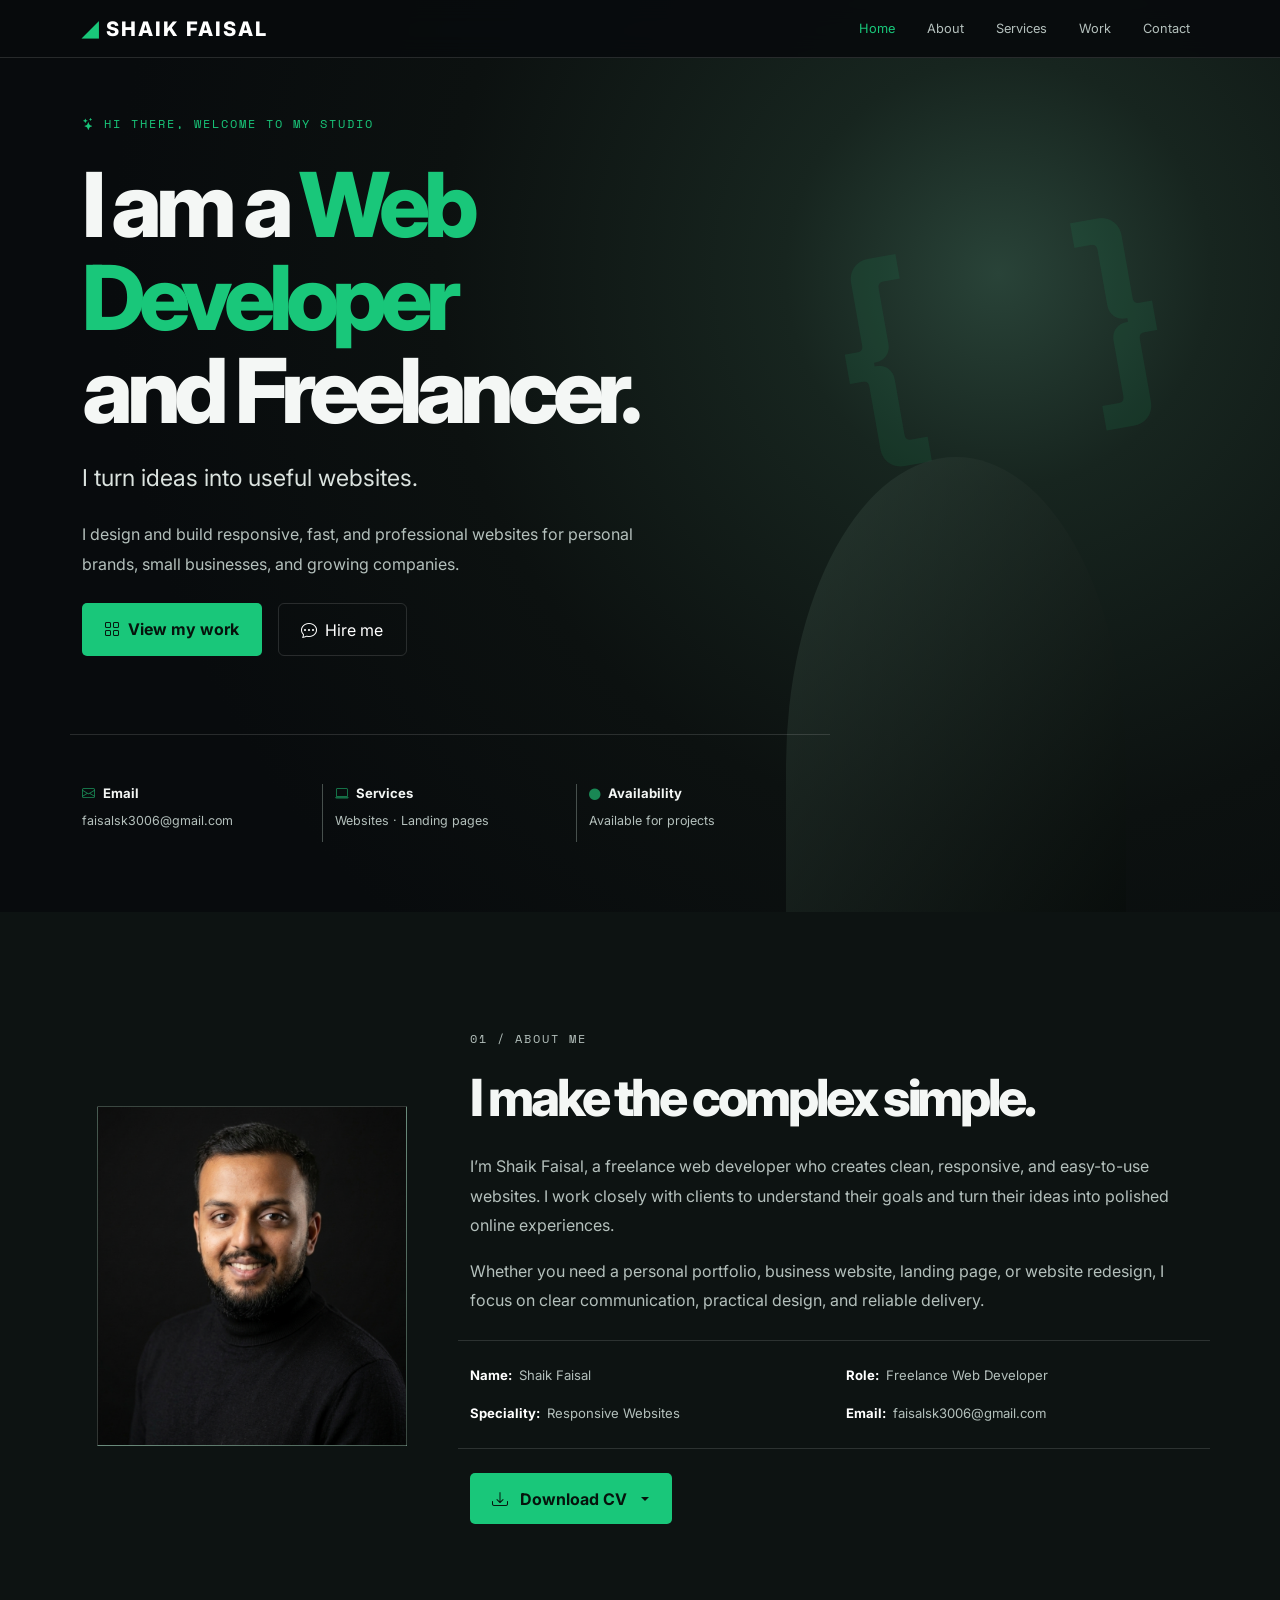
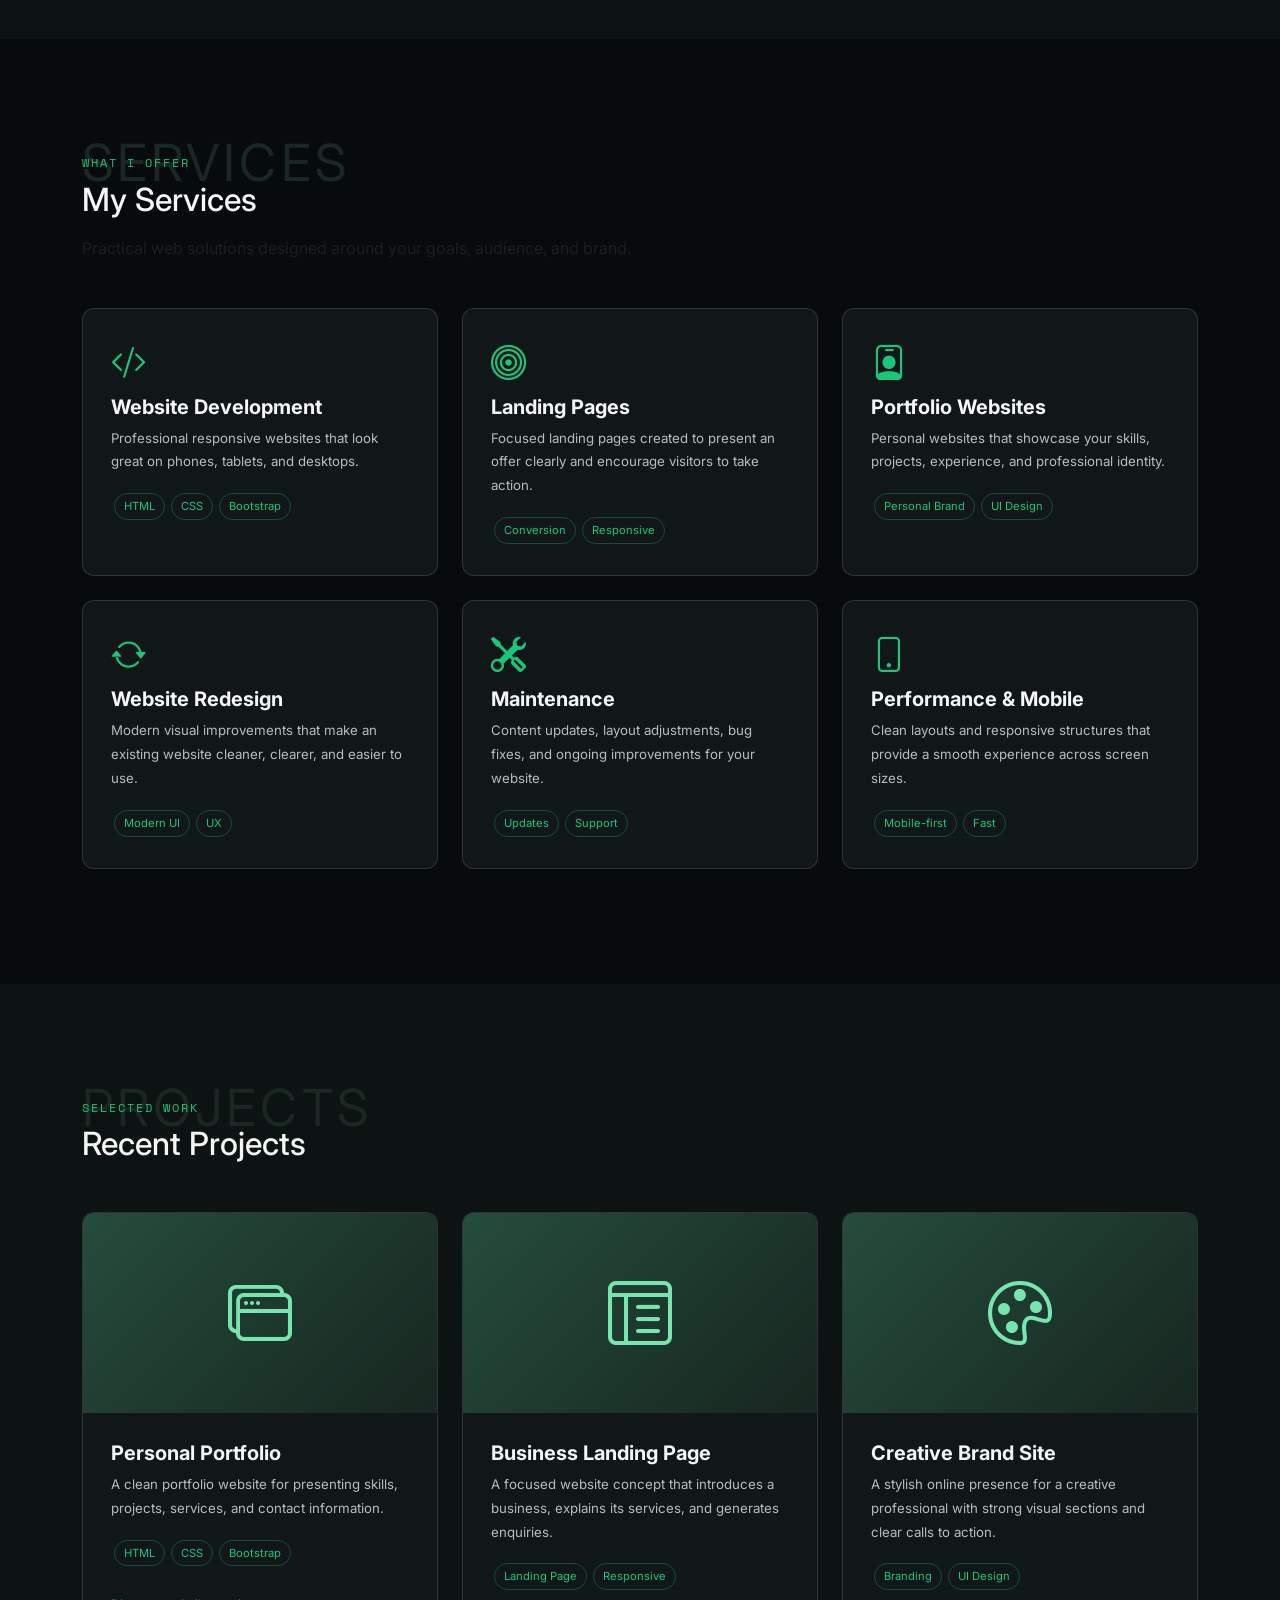
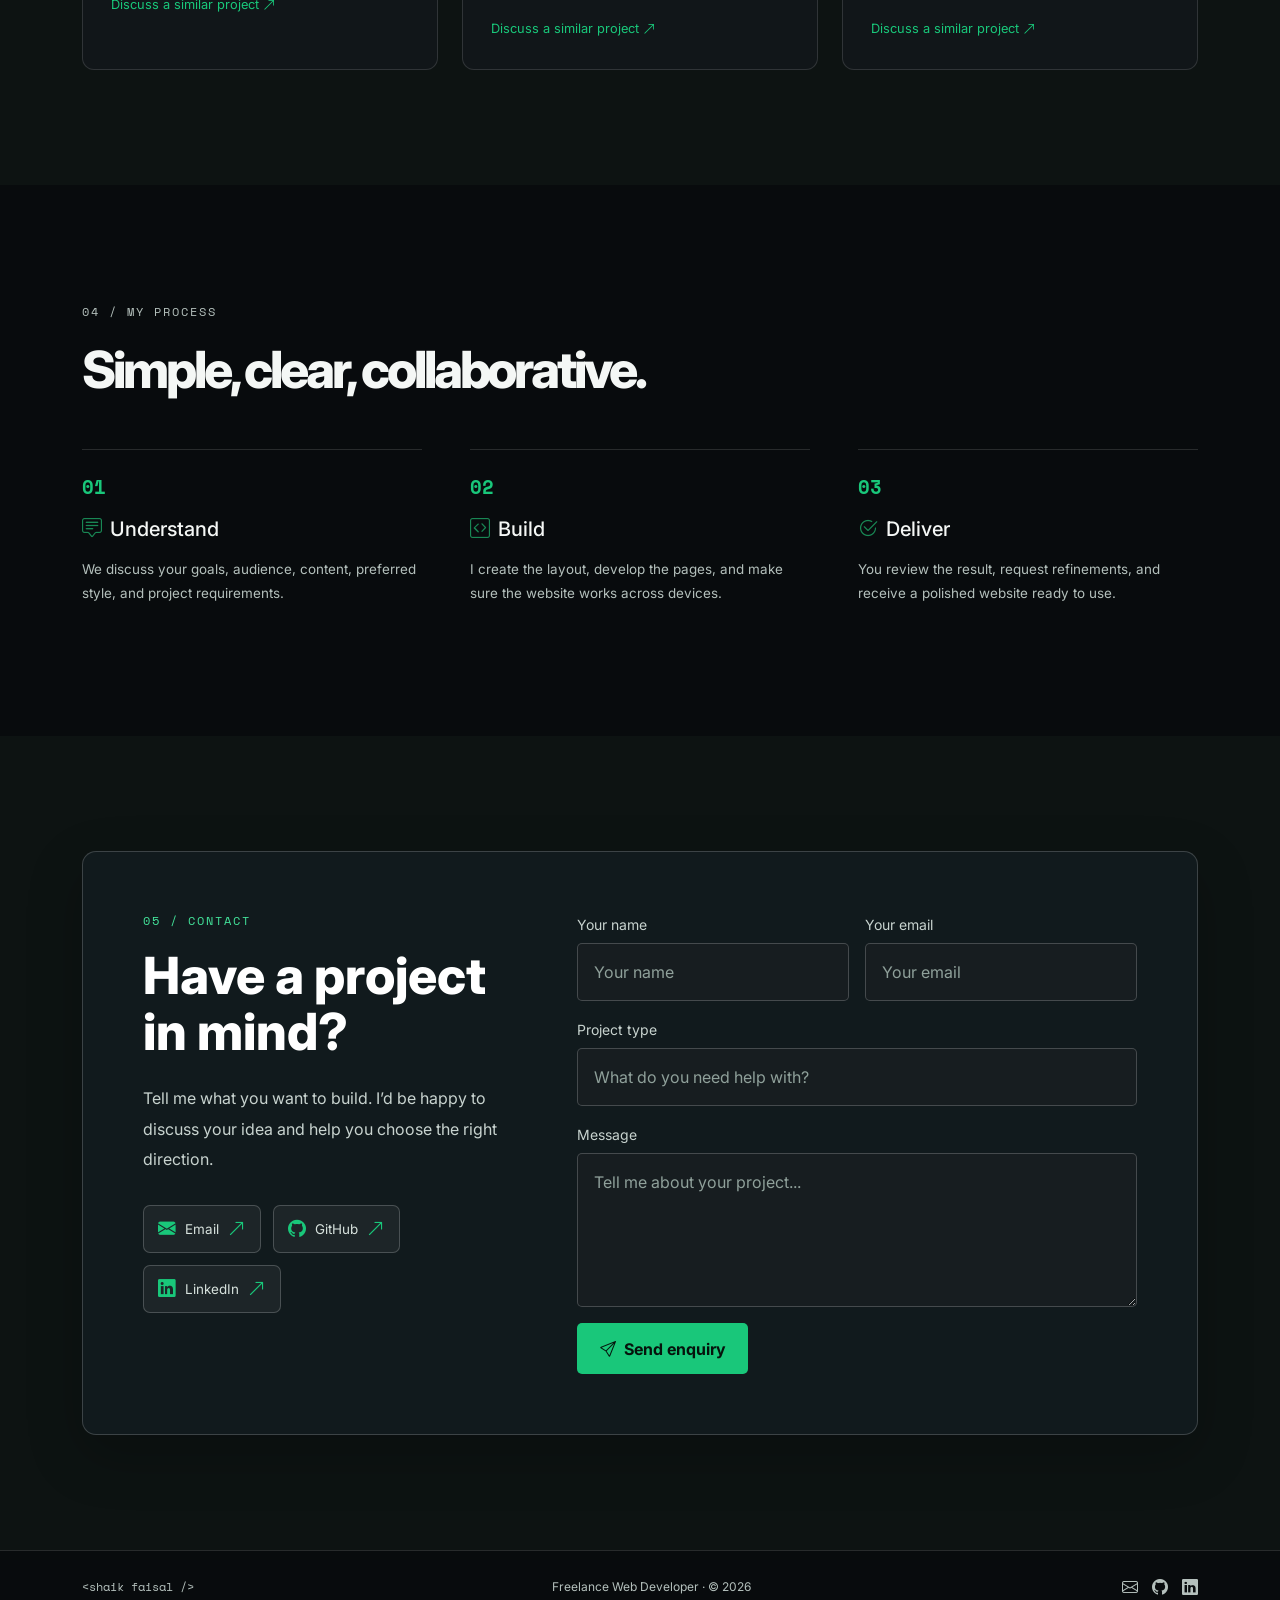
<file: index.html>
<!doctype html>
<html lang="en">
  <head>
    <meta charset="utf-8" />
    <meta name="viewport" content="width=device-width, initial-scale=1" />
    <meta
      name="description"
      content="Shaik Faisal — freelance web developer portfolio."
    />
    <title>Shaik Faisal | Freelance Web Developer</title>
    <link
    rel="icon"
    type="image/svg+xml"
    href="data:image/svg+xml,%3Csvg xmlns='http://www.w3.org/2000/svg' viewBox='0 0 100 100'%3E%3Cpolygon points='100,0 100,100 0,100' fill='%231dcc85'/%3E%3C/svg%3E"
  >
    <link
      href="https://cdn.jsdelivr.net/npm/bootstrap@5.3.3/dist/css/bootstrap.min.css"
      rel="stylesheet"
    />
    <link
      href="https://cdn.jsdelivr.net/npm/bootstrap-icons@1.11.3/font/bootstrap-icons.min.css"
      rel="stylesheet"
    />
    <link rel="preconnect" href="https://fonts.googleapis.com" />
    <link rel="preconnect" href="https://fonts.gstatic.com" crossorigin />
    <link
      href="https://fonts.googleapis.com/css2?family=Inter:wght@400;500;600;700;800&family=Space+Mono:wght@400;700&display=swap"
      rel="stylesheet"
    />
    <link rel="stylesheet" href="./assets/style.css" />
  </head>
  <body>
    <nav class="navbar navbar-expand-lg fixed-top">
      <div class="container">
        <a class="navbar-brand" href="#home"
          ><span class="brand-mark">◢</span> SHAIK FAISAL</a
        ><button
          class="navbar-toggler"
          type="button"
          data-bs-toggle="collapse"
          data-bs-target="#nav"
        >
          <span class="navbar-toggler-icon"></span>
        </button>
        <div class="collapse navbar-collapse" id="nav">
          <ul class="navbar-nav ms-auto gap-lg-3">
            <li class="nav-item">
              <a class="nav-link active" href="#home">Home</a>
            </li>
            <li class="nav-item">
              <a class="nav-link" href="#about">About</a>
            </li>
            <li class="nav-item">
              <a class="nav-link" href="#services">Services</a>
            </li>
            <li class="nav-item"><a class="nav-link" href="#work">Work</a></li>
            <li class="nav-item">
              <a class="nav-link" href="#contact">Contact</a>
            </li>
          </ul>
        </div>
      </div>
    </nav>
    <header id="home" class="hero">
      <div class="container hero-content">
        <div class="row">
          <div class="col-lg-8">
            <p class="eyebrow mono">
              <i class="bi bi-stars me-2"></i>Hi there, welcome to my studio
            </p>
            <h1 class="mt-4">
              I am a <span>Web Developer</span><br />and Freelancer.
            </h1>
            <p class="hero-subtitle mt-4">I turn ideas into useful websites.</p>
            <p class="hero-copy mt-4">
              I design and build responsive, fast, and professional websites for
              personal brands, small businesses, and growing companies.
            </p>
            <div class="d-flex flex-wrap gap-3 mt-4">
              <a href="#work" class="btn btn-green"
                ><i class="bi bi-grid me-2"></i>View my work</a
              ><a href="#contact" class="btn btn-outline-light"
                ><i class="bi bi-chat-dots me-2"></i>Hire me</a
              >
            </div>
            <div class="hero-info row g-4">
              <div class="col-md-4 info-item">
                <strong
                  ><i class="bi bi-envelope me-2 text-success"></i>Email</strong
                ><span>faisalsk3006@gmail.com</span>
              </div>
              <div class="col-md-4 info-item">
                <strong
                  ><i class="bi bi-laptop me-2 text-success"></i
                  >Services</strong
                ><span>Websites · Landing pages</span>
              </div>
              <div class="col-md-4 info-item">
                <strong
                  ><i class="bi bi-circle-fill me-2 text-success small"></i
                  >Availability</strong
                ><span>Available for projects</span>
              </div>
            </div>
          </div>
        </div>
      </div>
    </header>
    <section id="about" class="about">
      <div class="container">
        <div class="row align-items-center g-5">
          <div class="col-lg-4">
            <div class="profile-card photo-card">
              <img
                src="./assets/images/faisal-profile-pic.png"
                alt="Shaik Faisal, freelance web developer"
              />
            </div>
          </div>
          <div class="col-lg-8">
            <div class="section-title">
              <p class="section-label mono">01 / About me</p>
              <h2>I make the complex simple.</h2>
              <p class="mt-4">
                I’m Shaik Faisal, a freelance web developer who creates clean,
                responsive, and easy-to-use websites. I work closely with
                clients to understand their goals and turn their ideas into
                polished online experiences.
              </p>
              <p>
                Whether you need a personal portfolio, business website, landing
                page, or website redesign, I focus on clear communication,
                practical design, and reliable delivery.
              </p>
            </div>
            <div class="about-details row mt-4">
              <div class="col-sm-6"><b>Name:</b>Shaik Faisal</div>
              <div class="col-sm-6"><b>Role:</b>Freelance Web Developer</div>
              <div class="col-sm-6"><b>Speciality:</b>Responsive Websites</div>
              <div class="col-sm-6"><b>Email:</b>faisalsk3006@gmail.com</div>
            </div>
            <div class="dropdown resume-dropdown mt-4">
  <button
    class="btn btn-green dropdown-toggle"
    type="button"
    data-bs-toggle="dropdown"
    aria-expanded="false"
  >
    <i class="bi bi-download me-2"></i>
    Download CV
  </button>

  <ul class="dropdown-menu resume-menu">
    <li>
      <a
        class="dropdown-item"
        href="./assets/Faisal-CV_PDF.pdf"
        download
      >
        <i class="bi bi-file-earmark-pdf-fill me-2"></i>
        Download PDF
      </a>
    </li>

    <li>
      <a
        class="dropdown-item"
        href="./assets/Faisal-CV-DOC.docx"
        download
      >
        <i class="bi bi-file-earmark-word-fill me-2"></i>
        Download DOC
      </a>
    </li>
  </ul>
</div>
          </div>
        </div>
      </div>
    </section>
    <section id="services" class="services">
      <div class="container">
        <div class="section-heading mb-5" data-title="SERVICES">
          <p class="section-label mono mb-2">What I offer</p>
          <h2>My Services</h2>
          <p class="text-muted mt-3">
            Practical web solutions designed around your goals, audience, and
            brand.
          </p>
        </div>
        <div class="row g-4">
          <div class="col-md-6 col-lg-4">
            <div class="service-card">
              <div class="service-icon"><i class="bi bi-code-slash"></i></div>
              <h5>Website Development</h5>
              <p>
                Professional responsive websites that look great on phones,
                tablets, and desktops.
              </p>
              <span class="tag">HTML</span><span class="tag">CSS</span
              ><span class="tag">Bootstrap</span>
            </div>
          </div>
          <div class="col-md-6 col-lg-4">
            <div class="service-card">
              <div class="service-icon"><i class="bi bi-bullseye"></i></div>
              <h5>Landing Pages</h5>
              <p>
                Focused landing pages created to present an offer clearly and
                encourage visitors to take action.
              </p>
              <span class="tag">Conversion</span
              ><span class="tag">Responsive</span>
            </div>
          </div>
          <div class="col-md-6 col-lg-4">
            <div class="service-card">
              <div class="service-icon"><i class="bi bi-person-badge"></i></div>
              <h5>Portfolio Websites</h5>
              <p>
                Personal websites that showcase your skills, projects,
                experience, and professional identity.
              </p>
              <span class="tag">Personal Brand</span
              ><span class="tag">UI Design</span>
            </div>
          </div>
          <div class="col-md-6 col-lg-4">
            <div class="service-card">
              <div class="service-icon"><i class="bi bi-arrow-repeat"></i></div>
              <h5>Website Redesign</h5>
              <p>
                Modern visual improvements that make an existing website
                cleaner, clearer, and easier to use.
              </p>
              <span class="tag">Modern UI</span><span class="tag">UX</span>
            </div>
          </div>
          <div class="col-md-6 col-lg-4">
            <div class="service-card">
              <div class="service-icon"><i class="bi bi-tools"></i></div>
              <h5>Maintenance</h5>
              <p>
                Content updates, layout adjustments, bug fixes, and ongoing
                improvements for your website.
              </p>
              <span class="tag">Updates</span><span class="tag">Support</span>
            </div>
          </div>
          <div class="col-md-6 col-lg-4">
            <div class="service-card">
              <div class="service-icon"><i class="bi bi-phone"></i></div>
              <h5>Performance & Mobile</h5>
              <p>
                Clean layouts and responsive structures that provide a smooth
                experience across screen sizes.
              </p>
              <span class="tag">Mobile-first</span><span class="tag">Fast</span>
            </div>
          </div>
        </div>
      </div>
    </section>
    <section id="work" class="work">
      <div class="container">
        <div class="section-heading mb-5" data-title="PROJECTS">
          <p class="section-label mono mb-2">Selected work</p>
          <h2>Recent Projects</h2>
        </div>
        <div class="row g-4">
          <div class="col-md-4">
            <article class="project-card">
              <div class="project-image">
                <i class="bi bi-window-stack"></i>
              </div>
              <div class="project-body">
                <h5>Personal Portfolio</h5>
                <p>
                  A clean portfolio website for presenting skills, projects,
                  services, and contact information.
                </p>
                <span class="tag">HTML</span><span class="tag">CSS</span
                ><span class="tag">Bootstrap</span>
                <p class="mt-4 mb-0">
                  <a href="#contact" class="project-link"
                    >Discuss a similar project
                    <i class="bi bi-arrow-up-right"></i
                  ></a>
                </p>
              </div>
            </article>
          </div>
          <div class="col-md-4">
            <article class="project-card">
              <div class="project-image">
                <i class="bi bi-layout-text-window-reverse"></i>
              </div>
              <div class="project-body">
                <h5>Business Landing Page</h5>
                <p>
                  A focused website concept that introduces a business, explains
                  its services, and generates enquiries.
                </p>
                <span class="tag">Landing Page</span
                ><span class="tag">Responsive</span>
                <p class="mt-4 mb-0">
                  <a href="#contact" class="project-link"
                    >Discuss a similar project
                    <i class="bi bi-arrow-up-right"></i
                  ></a>
                </p>
              </div>
            </article>
          </div>
          <div class="col-md-4">
            <article class="project-card">
              <div class="project-image"><i class="bi bi-palette"></i></div>
              <div class="project-body">
                <h5>Creative Brand Site</h5>
                <p>
                  A stylish online presence for a creative professional with
                  strong visual sections and clear calls to action.
                </p>
                <span class="tag">Branding</span
                ><span class="tag">UI Design</span>
                <p class="mt-4 mb-0">
                  <a href="#contact" class="project-link"
                    >Discuss a similar project
                    <i class="bi bi-arrow-up-right"></i
                  ></a>
                </p>
              </div>
            </article>
          </div>
        </div>
      </div>
    </section>
    <section class="process">
      <div class="container">
        <div class="section-title mb-5">
          <p class="section-label mono">04 / My process</p>
          <h2>Simple, clear, collaborative.</h2>
        </div>
        <div class="row g-5">
          <div class="col-md-4">
            <div class="process-card">
              <div class="process-number">01</div>
              <h5 class="mt-3">
                <i class="bi bi-chat-square-text me-2 text-success"></i
                >Understand
              </h5>
              <p class="mt-3">
                We discuss your goals, audience, content, preferred style, and
                project requirements.
              </p>
            </div>
          </div>
          <div class="col-md-4">
            <div class="process-card">
              <div class="process-number">02</div>
              <h5 class="mt-3">
                <i class="bi bi-code-square me-2 text-success"></i>Build
              </h5>
              <p class="mt-3">
                I create the layout, develop the pages, and make sure the
                website works across devices.
              </p>
            </div>
          </div>
          <div class="col-md-4">
            <div class="process-card">
              <div class="process-number">03</div>
              <h5 class="mt-3">
                <i class="bi bi-check2-circle me-2 text-success"></i>Deliver
              </h5>
              <p class="mt-3">
                You review the result, request refinements, and receive a
                polished website ready to use.
              </p>
            </div>
          </div>
        </div>
      </div>
    </section>
    <section id="contact" class="contact">
      <div class="container">
        <div class="contact-box">
          <div class="row g-5 align-items-start">
            <div class="col-lg-5">
              <p class="section-label mono">05 / Contact</p>
              <h2>Have a project in mind?</h2>
              <p class="contact-intro mt-4">
                Tell me what you want to build. I’d be happy to discuss your
                idea and help you choose the right direction.
              </p>
              <div class="social">
                <a href="https://faisalsk3006@gmail.com"
                  ><i class="bi bi-envelope-fill"></i><span>Email</span
                  ><i class="bi bi-arrow-up-right"></i></a
                ><a
                  href="https://github.com/faisalbinafif"
                  target="_blank"
                  rel="noopener"
                  ><i class="bi bi-github"></i><span>GitHub</span
                  ><i class="bi bi-arrow-up-right"></i></a
                ><a
                  href="https://www.linkedin.com/in/faisal-s-19114015a"
                  target="_blank"
                  rel="noopener"
                  ><i class="bi bi-linkedin"></i><span>LinkedIn</span
                  ><i class="bi bi-arrow-up-right"></i
                ></a>
              </div>
            </div>
            <div class="col-lg-7">
              <form
                action="https://formsubmit.co/faisalsk3006@gmail.com"
                method="post"
                enctype="text/plain"
              >
                <div class="row g-3">
                  <div class="col-md-6">
                    <label class="form-label small">Your name</label
                    ><input
                      class="form-control p-3"
                      name="name"
                      placeholder="Your name"
                      required
                    />
                  </div>
                  <div class="col-md-6">
                    <label class="form-label small">Your email</label
                    ><input
                      class="form-control p-3"
                      type="email"
                      name="email"
                      placeholder="Your email"
                      required
                    />
                  </div>
                  <div class="col-12">
                    <label class="form-label small">Project type</label
                    ><input
                      class="form-control p-3"
                      name="project"
                      placeholder="What do you need help with?"
                    />
                  </div>
                  <div class="col-12">
                    <label class="form-label small">Message</label
                    ><textarea
                      class="form-control p-3"
                      name="message"
                      rows="5"
                      placeholder="Tell me about your project..."
                      required
                    ></textarea>
                  </div>
                  <div class="col-12">
                    <button class="btn btn-green" type="submit">
                      <i class="bi bi-send me-2"></i>Send enquiry
                    </button>
                  </div>
                </div>
              </form>
            </div>
          </div>
        </div>
      </div>
    </section>
    <footer class="py-4">
      <div
        class="container d-flex flex-column flex-md-row justify-content-between align-items-md-center gap-3"
      >
        <span class="mono">&lt;shaik faisal /&gt;</span
        ><span>Freelance Web Developer · © <span id="year"></span></span>
        <div class="footer-social">
          <a href="mailto:faisalsk3006@gmail.com"
            ><i class="bi bi-envelope"></i></a
          ><a
            href="https://github.com/faisalbinafif"
            target="_blank"
            rel="noopener"
            ><i class="bi bi-github"></i></a
          ><a
            href="https://www.linkedin.com/in/faisal-s-19114015a"
            target="_blank"
            rel="noopener"
            ><i class="bi bi-linkedin"></i
          ></a>
        </div>
      </div>
    </footer>
    <script src="https://cdn.jsdelivr.net/npm/bootstrap@5.3.3/dist/js/bootstrap.bundle.min.js"></script>
    <script src="./assets/script.js"></script>
  </body>
</html>
</file>
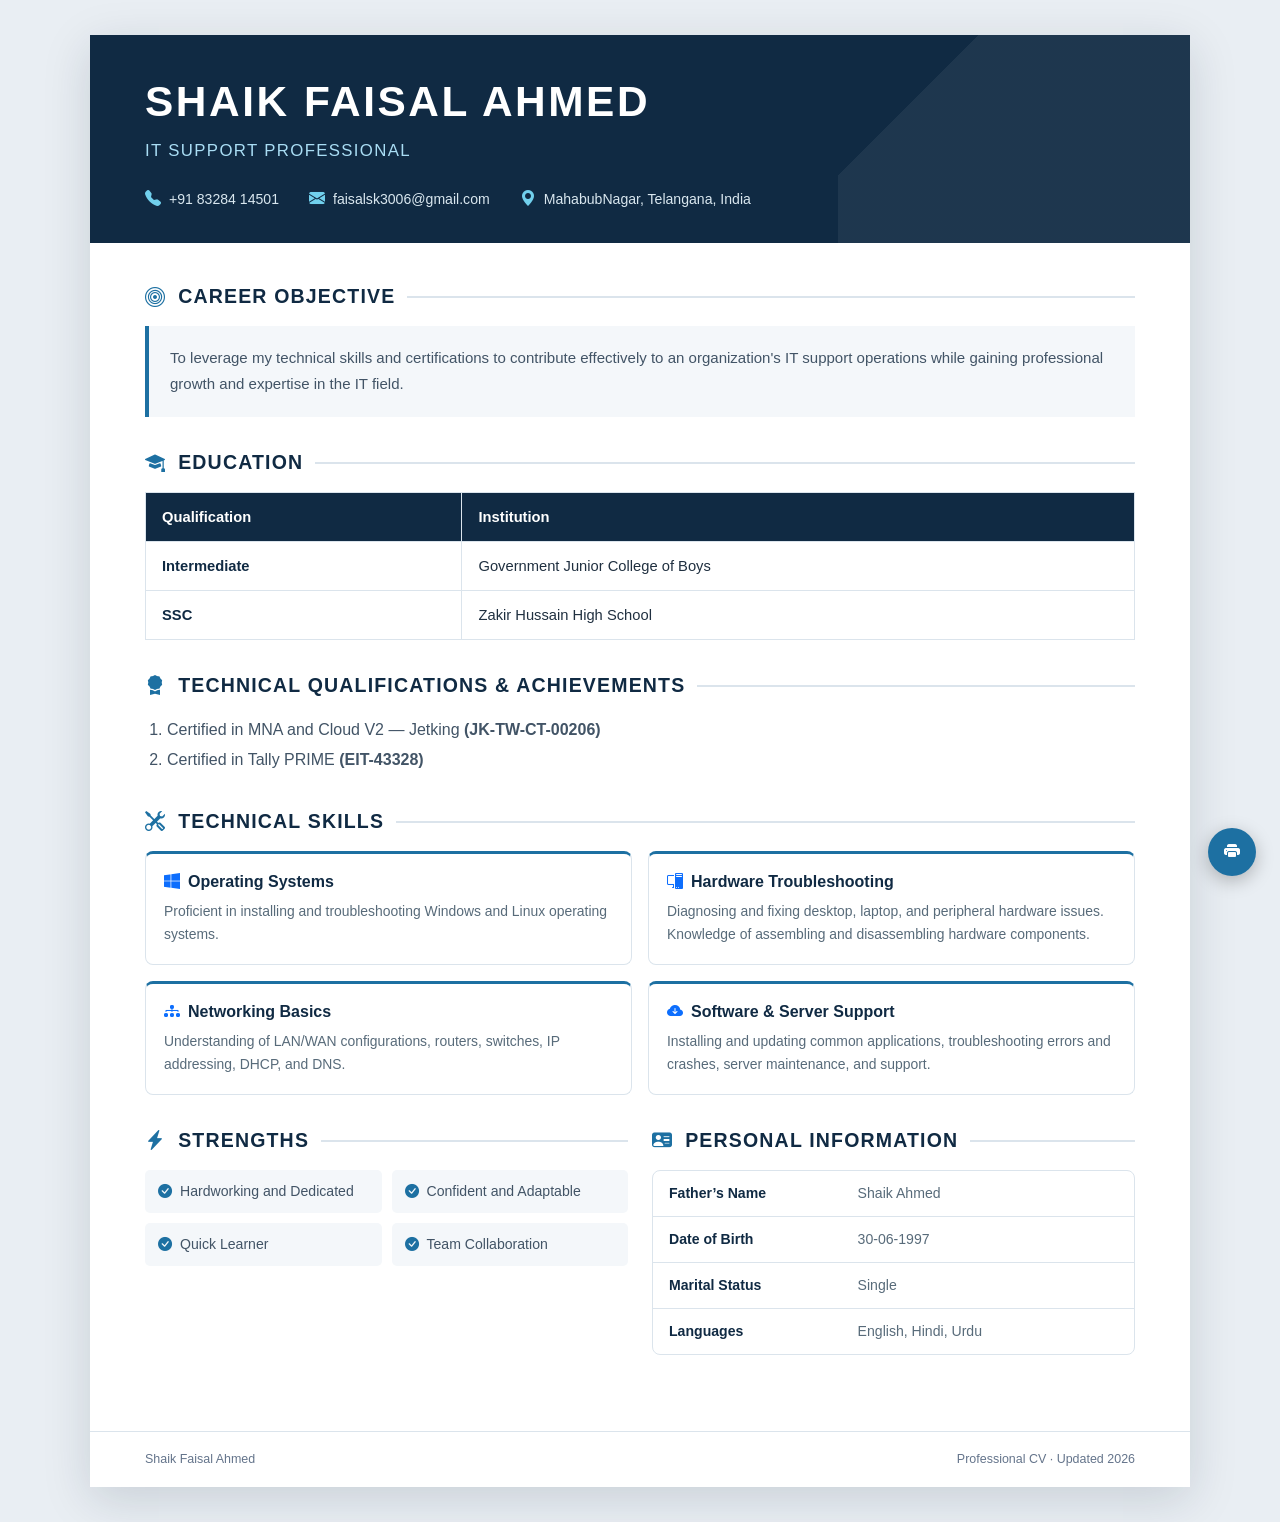
<file: assets/shaik-faisal-professional-cv.html>
<!doctype html>
<html lang="en">
<head>
  <meta charset="utf-8">
  <meta name="viewport" content="width=device-width, initial-scale=1">
  <title>Shaik Faisal Ahmed | IT Support Professional</title>
  <link href="https://cdn.jsdelivr.net/npm/bootstrap@5.3.3/dist/css/bootstrap.min.css" rel="stylesheet">
  <link href="https://cdn.jsdelivr.net/npm/bootstrap-icons@1.11.3/font/bootstrap-icons.min.css" rel="stylesheet">
  <style>
    :root{--navy:#102a43;--blue:#1d70a2;--light:#f4f7fa;--text:#203040;--muted:#64748b;--line:#dbe4ec}
    *{box-sizing:border-box}body{margin:0;background:#e9eef3;color:var(--text);font-family:Arial,Helvetica,sans-serif}.cv-page{max-width:1100px;margin:35px auto;background:#fff;box-shadow:0 12px 45px rgba(15,35,55,.15)}.cv-header{padding:42px 55px 32px;background:var(--navy);color:#fff;position:relative}.cv-header:after{content:'';position:absolute;right:0;top:0;width:32%;height:100%;background:linear-gradient(135deg,transparent 0 25%,rgba(255,255,255,.06) 25% 100%);pointer-events:none}.cv-header>*{position:relative;z-index:1}.cv-header h1{margin:0 0 10px;font-size:2.65rem;letter-spacing:.06em;font-weight:800}.role{color:#a9ddf4;font-size:1.05rem;letter-spacing:.08em;text-transform:uppercase}.contact-row{display:flex;flex-wrap:wrap;gap:18px 30px;margin-top:24px;color:#d9e7ef;font-size:.88rem}.contact-row span{display:inline-flex;align-items:center;gap:8px}.contact-row i{color:#71d0ed;font-size:1rem}.cv-body{padding:42px 55px}.section{margin-bottom:34px}.section-title{display:flex;align-items:center;gap:12px;margin-bottom:17px;color:var(--navy);font-size:1.22rem;font-weight:800;letter-spacing:.06em;text-transform:uppercase}.section-title i{color:var(--blue);font-size:1.25rem}.section-title:after{content:'';height:2px;flex:1;background:var(--line)}.objective{padding:19px 21px;border-left:4px solid var(--blue);background:var(--light);color:#425466;line-height:1.75;font-size:.94rem}.education-table{width:100%;border-collapse:collapse;font-size:.92rem}.education-table th{background:var(--navy);color:#fff;text-align:left;font-weight:600}.education-table th,.education-table td{padding:13px 16px;border:1px solid var(--line)}.education-table td:first-child{font-weight:700;color:var(--navy);width:32%}.cert-list{margin:0;padding-left:22px;color:#425466;line-height:1.9}.skill-card{height:100%;padding:18px;background:#fff;border:1px solid var(--line);border-radius:8px;border-top:3px solid var(--blue)}.skill-card h3{font-size:1rem;color:var(--navy);font-weight:700;margin:0 0 9px}.skill-card p{color:#586b7a;font-size:.87rem;line-height:1.65;margin:0}.strengths{display:grid;grid-template-columns:1fr 1fr;gap:10px}.strength{padding:11px 13px;background:var(--light);color:#425466;font-size:.88rem;border-radius:5px}.strength i{color:var(--blue);margin-right:8px}.personal{border:1px solid var(--line);border-radius:8px;overflow:hidden}.personal div{display:flex;padding:12px 16px;border-bottom:1px solid var(--line);font-size:.88rem}.personal div:last-child{border-bottom:0}.personal b{width:42%;color:var(--navy)}.personal span{color:#586b7a}.footer{padding:18px 55px;border-top:1px solid var(--line);color:var(--muted);font-size:.78rem;display:flex;justify-content:space-between}.print-btn{position:fixed;right:24px;bottom:24px;border:0;border-radius:50%;width:48px;height:48px;background:var(--blue);color:#fff;box-shadow:0 5px 18px rgba(0,0,0,.25)}.print-btn:hover{background:var(--navy)}
    @media(max-width:767px){.cv-page{margin:0;box-shadow:none}.cv-header,.cv-body{padding:30px 24px}.cv-header h1{font-size:2rem}.contact-row{display:block}.contact-row span{display:flex;margin-top:10px}.strengths{grid-template-columns:1fr}.footer{padding:18px 24px;display:block}.footer span{display:block;margin-top:5px}}
    @media print{body{background:#fff}.cv-page{margin:0;max-width:none;box-shadow:none}.print-btn{display:none}.cv-header{print-color-adjust:exact;-webkit-print-color-adjust:exact}.skill-card,.objective,.strength{break-inside:avoid}}
  </style>
</head>
<body>
  <article class="cv-page">
    <header class="cv-header">
      <h1>SHAIK FAISAL AHMED</h1>
      <div class="role">IT Support Professional</div>
      <div class="contact-row"><span><i class="bi bi-telephone-fill"></i>+91 83284 14501</span><span><i class="bi bi-envelope-fill"></i>faisalsk3006@gmail.com</span><span><i class="bi bi-geo-alt-fill"></i>MahabubNagar, Telangana, India</span></div>
    </header>
    <main class="cv-body">
      <section class="section"><h2 class="section-title"><i class="bi bi-bullseye"></i>Career Objective</h2><div class="objective">To leverage my technical skills and certifications to contribute effectively to an organization's IT support operations while gaining professional growth and expertise in the IT field.</div></section>
      <section class="section"><h2 class="section-title"><i class="bi bi-mortarboard-fill"></i>Education</h2><table class="education-table"><thead><tr><th>Qualification</th><th>Institution</th></tr></thead><tbody><tr><td>Intermediate</td><td>Government Junior College of Boys</td></tr><tr><td>SSC</td><td>Zakir Hussain High School</td></tr></tbody></table></section>
      <section class="section"><h2 class="section-title"><i class="bi bi-award-fill"></i>Technical Qualifications & Achievements</h2><ol class="cert-list"><li>Certified in MNA and Cloud V2 — Jetking <strong>(JK-TW-CT-00206)</strong></li><li>Certified in Tally PRIME <strong>(EIT-43328)</strong></li></ol></section>
      <section class="section"><h2 class="section-title"><i class="bi bi-tools"></i>Technical Skills</h2><div class="row g-3"><div class="col-md-6"><div class="skill-card"><h3><i class="bi bi-windows me-2 text-primary"></i>Operating Systems</h3><p>Proficient in installing and troubleshooting Windows and Linux operating systems.</p></div></div><div class="col-md-6"><div class="skill-card"><h3><i class="bi bi-pc-display me-2 text-primary"></i>Hardware Troubleshooting</h3><p>Diagnosing and fixing desktop, laptop, and peripheral hardware issues. Knowledge of assembling and disassembling hardware components.</p></div></div><div class="col-md-6"><div class="skill-card"><h3><i class="bi bi-diagram-3-fill me-2 text-primary"></i>Networking Basics</h3><p>Understanding of LAN/WAN configurations, routers, switches, IP addressing, DHCP, and DNS.</p></div></div><div class="col-md-6"><div class="skill-card"><h3><i class="bi bi-cloud-arrow-down-fill me-2 text-primary"></i>Software & Server Support</h3><p>Installing and updating common applications, troubleshooting errors and crashes, server maintenance, and support.</p></div></div></div></section>
      <div class="row g-4"><div class="col-md-6"><section class="section"><h2 class="section-title"><i class="bi bi-lightning-charge-fill"></i>Strengths</h2><div class="strengths"><div class="strength"><i class="bi bi-check-circle-fill"></i>Hardworking and Dedicated</div><div class="strength"><i class="bi bi-check-circle-fill"></i>Confident and Adaptable</div><div class="strength"><i class="bi bi-check-circle-fill"></i>Quick Learner</div><div class="strength"><i class="bi bi-check-circle-fill"></i>Team Collaboration</div></div></section></div><div class="col-md-6"><section class="section"><h2 class="section-title"><i class="bi bi-person-vcard-fill"></i>Personal Information</h2><div class="personal"><div><b>Father’s Name</b><span>Shaik Ahmed</span></div><div><b>Date of Birth</b><span>30-06-1997</span></div><div><b>Marital Status</b><span>Single</span></div><div><b>Languages</b><span>English, Hindi, Urdu</span></div></div></section></div></div>
    </main>
    <footer class="footer"><span>Shaik Faisal Ahmed</span><span>Professional CV · Updated 2026</span></footer>
  </article>
  <button class="print-btn" onclick="window.print()" title="Print or save as PDF"><i class="bi bi-printer-fill"></i></button>
</body>
</html>
</file>
<file: assets/style.css>
:root {
  --bg: #080b0d;
  --panel: #111619;
  --panel2: #171d20;
  --line: rgba(255, 255, 255, 0.13);
  --text: #f4f7f5;
  --muted: #b4c0bc;
  --green: #19c77a;
  --lime: #77e6ae;
}
* {
  box-sizing: border-box;
}
html {
  scroll-behavior: smooth;
}
body {
  margin: 0;
  background: var(--bg);
  color: var(--text);
  font-family: Inter, Arial, sans-serif;
  overflow-x: hidden;
}
.mono {
  font-family: "Space Mono", monospace;
}
.navbar {
  background: rgba(8, 11, 13, 0.94);
  backdrop-filter: blur(12px);
  border-bottom: 1px solid var(--line);
}
.navbar-brand {
  color: #fff !important;
  font-weight: 800;
  letter-spacing: 0.1em;
}
.brand-mark {
  color: var(--green);
  font-size: 1.3rem;
}
.nav-link {
  color: var(--muted) !important;
  font-size: 0.8rem;
}
.nav-link:hover,
.nav-link.active {
  color: var(--green) !important;
}
.navbar-toggler {
  border-color: var(--line);
}
.navbar-toggler-icon {
  filter: invert(1);
}
.hero {
  min-height: 760px;
  display: flex;
  align-items: center;
  padding: 115px 0 70px;
  position: relative;
  overflow: hidden;
  background: radial-gradient(
    circle at 78% 30%,
    #294338 0,
    #17251f 18%,
    #0c1110 47%,
    var(--bg) 75%
  );
}
.hero:before {
  content: "{ }";
  position: absolute;
  right: 7%;
  top: 20%;
  color: rgba(25, 199, 122, 0.1);
  font: 800 13rem "Space Mono";
  transform: rotate(-10deg);
}
.hero:after {
  content: "";
  position: absolute;
  right: 12%;
  bottom: -18%;
  height: 620px;
  width: 340px;
  border-radius: 50% 50% 0 0;
  background: linear-gradient(
    125deg,
    rgba(55, 76, 66, 0.5),
    rgba(3, 6, 5, 0.8)
  );
}
.hero-content {
  position: relative;
  z-index: 1;
}
.eyebrow,
.section-label {
  color: var(--green);
  font-size: 0.78rem;
  letter-spacing: 0.16em;
  text-transform: uppercase;
}
.hero h1 {
  font-size: clamp(2.8rem, 7vw, 6rem);
  font-weight: 800;
  line-height: 1.04;
  letter-spacing: -0.07em;
}
.hero h1 span {
  color: var(--green);
}
.hero-subtitle {
  font-size: 1.45rem;
  color: #dbe3df;
}
.hero-copy {
  max-width: 580px;
  color: var(--muted);
  line-height: 1.85;
}
.btn-green {
  background: var(--green);
  border: 0;
  color: #06130c;
  font-weight: 700;
  border-radius: 5px;
  padding: 0.85rem 1.4rem;
}
.btn-green:hover {
  background: var(--lime);
  color: #06130c;
  transform: translateY(-2px);
}
.btn-outline-light {
  border-color: var(--line);
  padding: 0.85rem 1.4rem;
  color: #fff;
}
.hero-info {
  border-top: 1px solid var(--line);
  margin-top: 78px;
  padding-top: 25px;
}
.hero-info .info-item {
  min-height: 58px;
  padding-right: 28px;
}
.hero-info .info-item:not(:last-child) {
  border-right: 1px solid #47504d;
}
.hero-info strong {
  display: block;
  font-size: 0.82rem;
  margin-bottom: 8px;
}
.hero-info span {
  display: block;
  color: var(--muted);
  font-size: 0.78rem;
  line-height: 1.5;
}
.photo-card {
  overflow: hidden;
  padding: 0;
  height: 370px;
  position: relative;
  background: #111614;
}

.photo-card img {
  width: 100%;
  height: 100%;
  display: block;
  object-fit: cover;
  object-position: center top;
  transform: scale(1.12) translateY(-120px);
}
.resume-dropdown .dropdown-toggle::after {
  margin-left: 10px;
}

.resume-menu {
  min-width: 190px;
  padding: 8px;
  border: 1px solid rgba(255, 255, 255, 0.16);
  border-radius: 8px;
  background: #111a1d;
  box-shadow: 0 12px 28px rgba(0, 0, 0, 0.35);
}

.resume-menu .dropdown-item {
  padding: 10px 12px;
  border-radius: 5px;
  color: #d7e2dd;
  font-size: 0.82rem;
}

.resume-menu .dropdown-item i {
  color: #19c77a;
}

.resume-menu .dropdown-item:hover,
.resume-menu .dropdown-item:focus {
  background: rgba(25, 199, 122, 0.13);
  color: #fff;
}

@media (max-width: 767px) {
  .photo-card {
    height: 390px;
  }

  .photo-card img {
    object-position: center top;
    transform: scale(1.12) translateY(-125px);
  }
}
section {
  padding: 115px 0;
  position: relative;
}
.about {
  background: #0d1312;
}
.section-title h2 {
  font-size: clamp(2rem, 4vw, 3.6rem);
  font-weight: 800;
  letter-spacing: -0.06em;
}
.section-title p {
  color: var(--muted);
  line-height: 1.85;
}
.profile-card {
  height: 340px;
  max-width: 310px;
  margin: auto;
  background: linear-gradient(145deg, #557b69, #22342b 50%, #111614);
  border: 1px solid var(--line);
  display: grid;
  place-items: center;
  position: relative;
}
.profile-card:before {
  content: "< / >";
  font: 700 3.5rem "Space Mono";
  color: rgba(255, 255, 255, 0.65);
}
.profile-card small {
  position: absolute;
  bottom: 18px;
  left: 20px;
  color: var(--lime);
}
.about-details {
  border-top: 1px solid var(--line);
  border-bottom: 1px solid var(--line);
  padding: 16px 0;
}
.about-details div {
  color: var(--muted);
  font-size: 0.82rem;
  margin: 9px 0;
}
.about-details b {
  color: #fff;
  margin-right: 7px;
}
.services {
  background: var(--bg);
}
.section-heading {
  position: relative;
}
.section-heading:after {
  content: attr(data-title);
  position: absolute;
  left: 0;
  top: -30px;
  color: #1b2722;
  font-size: 3.2rem;
  letter-spacing: 0.08em;
  z-index: 0;
}
.section-heading > * {
  position: relative;
  z-index: 1;
}
.service-card,
.project-card {
  height: 100%;
  background: var(--panel);
  border: 1px solid var(--line);
  border-radius: 12px;
  padding: 28px;
  transition: 0.25s;
}
.service-card:hover,
.project-card:hover {
  transform: translateY(-7px);
  border-color: rgba(25, 199, 122, 0.65);
}
.service-icon {
  height: 58px;
  color: var(--green);
  font-size: 2.2rem;
}
.service-card h5,
.project-card h5 {
  font-weight: 700;
}
.service-card p,
.project-card p {
  color: var(--muted);
  font-size: 0.83rem;
  line-height: 1.8;
}
.tag {
  display: inline-block;
  color: var(--green);
  border: 1px solid rgba(25, 199, 122, 0.3);
  border-radius: 99px;
  font-size: 0.7rem;
  padding: 4px 9px;
  margin: 3px;
}
.work {
  background: #0d1312;
}
.project-card {
  padding: 0;
  overflow: hidden;
}
.project-image {
  height: 200px;
  background: linear-gradient(135deg, #254c3c, #172620);
  display: grid;
  place-items: center;
  color: var(--lime);
  font: 700 4rem "Space Mono";
}
.project-body {
  padding: 28px;
}
.project-link {
  color: var(--green);
  text-decoration: none;
  font-size: 0.8rem;
}
.project-link:hover {
  color: var(--lime);
}
.process {
  background: var(--bg);
}
.process-number {
  color: var(--green);
  font: 700 1.2rem "Space Mono";
}
.process-card {
  border-top: 1px solid var(--line);
  padding-top: 22px;
}
.process-card p {
  color: var(--muted);
  font-size: 0.84rem;
  line-height: 1.8;
}
.contact {
  background: #0d1312;
}
.contact-box {
  background: #111a1d;
  border: 1px solid rgba(255, 255, 255, 0.18);
  border-radius: 14px;
  padding: clamp(30px, 5vw, 60px);
  box-shadow: 0 20px 55px rgba(0, 0, 0, 0.22);
}
.contact-box h2 {
  font-size: clamp(2rem, 4vw, 3.6rem);
  font-weight: 800;
  color: #fff;
  line-height: 1.1;
}
.contact-intro {
  color: #c8d3cf !important;
  font-size: 1rem;
  line-height: 1.9;
  max-width: 500px;
}
.contact .section-label {
  color: #43e39a;
}
.form-control,
.form-control:focus {
  background: var(--panel2);
  border: 1px solid rgba(255, 255, 255, 0.2);
  color: #fff;
  box-shadow: none;
  border-radius: 5px;
}
.form-control::placeholder {
  color: #8fa09a;
}
.form-label {
  color: #c8d3cf !important;
}
.social {
  display: flex;
  flex-wrap: wrap;
  gap: 12px;
  margin-top: 30px;
}
.social a {
  display: inline-flex;
  align-items: center;
  gap: 9px;
  color: #d7e2dd;
  text-decoration: none;
  font-size: 0.84rem;
  border: 1px solid rgba(255, 255, 255, 0.2);
  border-radius: 7px;
  padding: 10px 14px;
  background: rgba(255, 255, 255, 0.05);
  transition: 0.2s;
}
.social a i {
  color: var(--green);
  font-size: 1.1rem;
}
.social a:hover {
  color: #fff;
  border-color: var(--green);
  background: rgba(25, 199, 122, 0.12);
  transform: translateY(-3px);
}
footer {
  border-top: 1px solid var(--line);
  color: var(--muted);
  font-size: 0.75rem;
}
.footer-social a {
  color: var(--muted);
  font-size: 1rem;
  margin-left: 14px;
}
.footer-social a:hover {
  color: var(--green);
}
@media (max-width: 767px) {
  .hero {
    min-height: 850px;
    padding-top: 120px;
  }
  .hero:before {
    font-size: 7rem;
    right: -4%;
  }
  .hero:after {
    right: -28%;
    opacity: 0.4;
  }
  .hero-info {
    margin-top: 55px;
  }
  .hero-info .info-item {
    padding: 10px 0;
    min-height: 0;
  }
  .hero-info .info-item:not(:last-child) {
    border-right: 0;
    border-bottom: 1px solid #47504d;
    padding-bottom: 16px;
  }
  .section-heading:after {
    font-size: 2.4rem;
  }
  section {
    padding: 80px 0;
  }
  .contact-intro {
    font-size: 0.95rem;
  }
}
</file>
